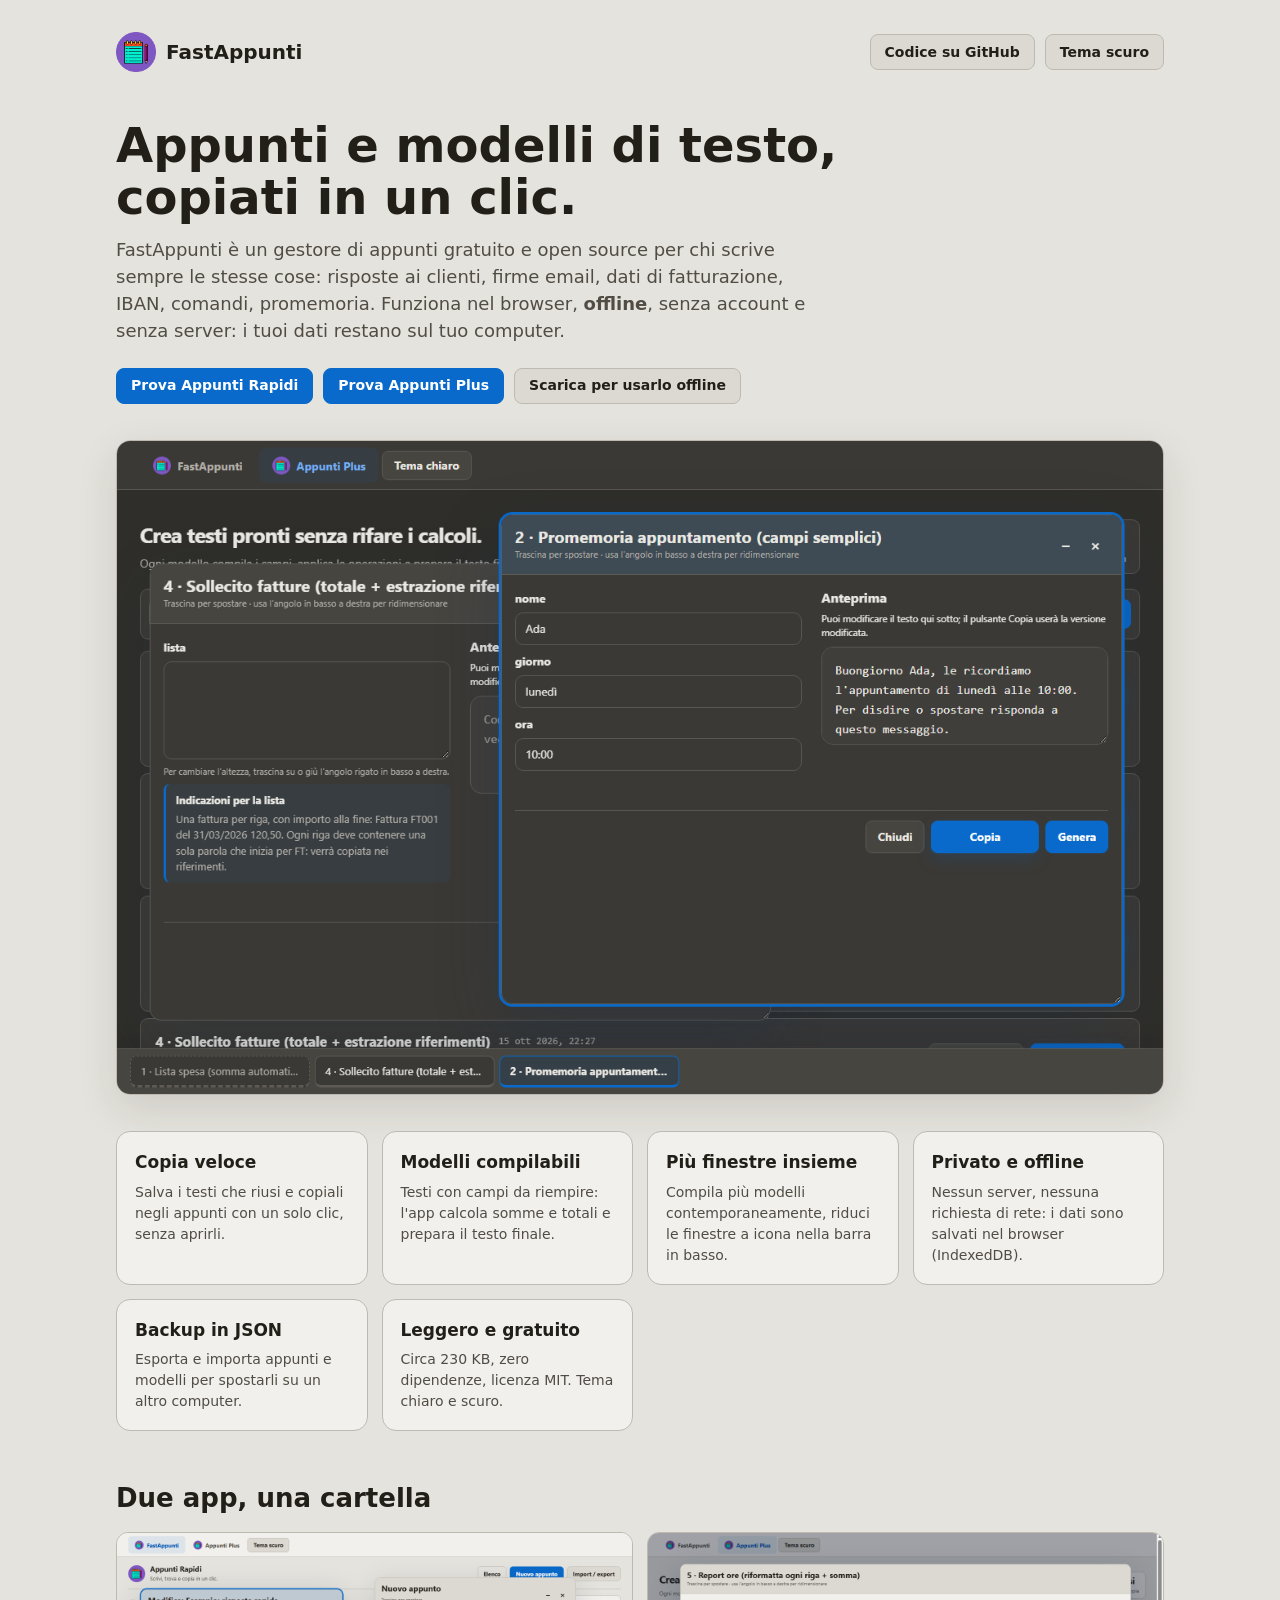
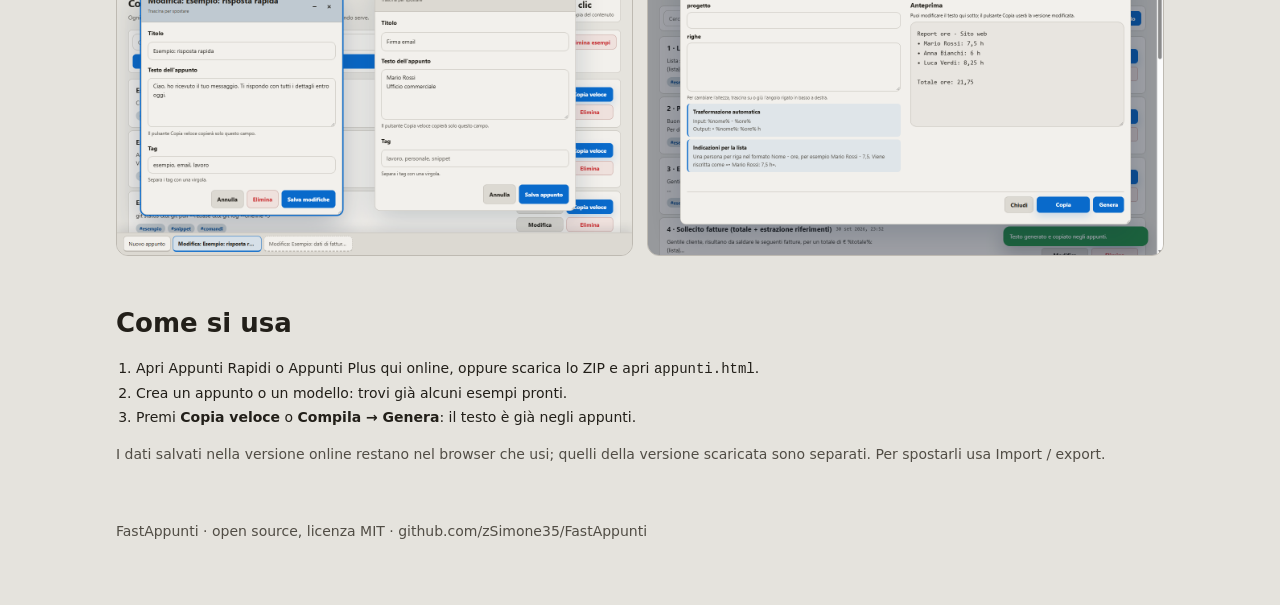
<file: index.html>
<!doctype html>
<html lang="it">
<head>
  <meta charset="utf-8" />
  <meta name="viewport" content="width=device-width, initial-scale=1" />
  <title>FastAppunti – Gestore di appunti e modelli di testo gratuito nel browser</title>
  <meta name="description" content="FastAppunti è un gestore di appunti e modelli di testo gratuito e open source: salva i testi che scrivi spesso e copiali in un clic, compila modelli con calcoli automatici. Funziona nel browser, offline, senza account né server." />
  <link rel="canonical" href="https://zsimone35.github.io/FastAppunti/" />
  <meta property="og:type" content="website" />
  <meta property="og:site_name" content="FastAppunti" />
  <meta property="og:title" content="FastAppunti – Appunti e modelli di testo, copiati in un clic" />
  <meta property="og:description" content="Gestore di appunti e modelli di testo gratuito: funziona nel browser, offline, senza account. I tuoi dati restano sul tuo computer." />
  <meta property="og:url" content="https://zsimone35.github.io/FastAppunti/" />
  <meta property="og:image" content="https://zsimone35.github.io/FastAppunti/docs/img/plus-windows.png" />
  <meta name="twitter:card" content="summary_large_image" />
  <link rel="icon" type="image/png" href="fastappunti-icon.png" />
  <script src="theme.js?v=2.7"></script>
  <link rel="stylesheet" href="styles.css?v=2.7" />
  <script type="application/ld+json">
  {
    "@context": "https://schema.org",
    "@type": "SoftwareApplication",
    "name": "FastAppunti",
    "applicationCategory": "UtilitiesApplication",
    "operatingSystem": "Browser (Windows, macOS, Linux)",
    "inLanguage": "it",
    "description": "Gestore di appunti e modelli di testo che funziona nel browser, offline e senza account.",
    "url": "https://zsimone35.github.io/FastAppunti/",
    "image": "https://zsimone35.github.io/FastAppunti/docs/img/plus-windows.png",
    "license": "https://opensource.org/licenses/MIT",
    "offers": { "@type": "Offer", "price": "0", "priceCurrency": "EUR" }
  }
  </script>
  <style>
    .landing { max-width: 1080px; margin: 0 auto; padding: 32px 16px 64px; }
    .landing header { display: flex; align-items: center; justify-content: space-between; gap: 12px; flex-wrap: wrap; }
    .landing .logo { display: flex; align-items: center; gap: 10px; font-weight: 800; font-size: 20px; color: var(--fg); text-decoration: none; }
    .landing .logo img { width: 40px; height: 40px; }
    .landing h1 { margin: 48px 0 12px; font-size: clamp(30px, 5vw, 48px); line-height: 1.08; }
    .landing .lead { max-width: 720px; margin: 0 0 24px; color: var(--muted); font-size: 18px; line-height: 1.5; }
    .landing .cta { display: flex; gap: 10px; flex-wrap: wrap; }
    .landing .shot { display: block; width: 100%; height: auto; margin: 36px 0; border: 1px solid var(--border); border-radius: 14px; box-shadow: var(--shadow); }
    .landing .grid { display: grid; grid-template-columns: repeat(auto-fit, minmax(240px, 1fr)); gap: 14px; }
    .landing .card { padding: 18px; border: 1px solid var(--border); border-radius: 14px; background: var(--surface); }
    .landing .card h3 { margin: 0 0 6px; font-size: 17px; }
    .landing .card p { margin: 0; color: var(--muted); line-height: 1.5; }
    .landing h2 { margin: 48px 0 14px; font-size: 26px; }
    .landing .pair { display: grid; grid-template-columns: repeat(auto-fit, minmax(300px, 1fr)); gap: 14px; }
    .landing .pair img { width: 100%; height: auto; border: 1px solid var(--border); border-radius: 12px; }
    .landing ol { line-height: 1.7; padding-left: 20px; }
    .landing footer { margin-top: 56px; color: var(--muted); font-size: 14px; }
    .landing footer a { color: inherit; }
  </style>
</head>
<body>
  <main class="landing">
    <header>
      <a class="logo" href="./"><img src="fastappunti-icon.png" alt="" /> FastAppunti</a>
      <div class="cta">
        <a class="btn" href="https://github.com/zSimone35/FastAppunti">Codice su GitHub</a>
        <button class="btn theme-toggle" type="button" data-toggle-theme>Tema scuro</button>
      </div>
    </header>

    <h1>Appunti e modelli di testo,<br />copiati in un clic.</h1>
    <p class="lead">FastAppunti è un gestore di appunti gratuito e open source per chi scrive sempre le stesse cose: risposte ai clienti, firme email, dati di fatturazione, IBAN, comandi, promemoria. Funziona nel browser, <strong>offline</strong>, senza account e senza server: i tuoi dati restano sul tuo computer.</p>
    <div class="cta">
      <a class="btn primary" href="appunti.html">Prova Appunti Rapidi</a>
      <a class="btn primary" href="appunti-plus.html">Prova Appunti Plus</a>
      <a class="btn" href="https://github.com/zSimone35/FastAppunti/releases/latest">Scarica per usarlo offline</a>
    </div>

    <img class="shot" src="docs/img/plus-windows.png" width="1280" height="800" alt="Appunti Plus: più modelli di testo aperti in finestre, con la barra delle finestre in basso" />

    <div class="grid">
      <div class="card"><h3>Copia veloce</h3><p>Salva i testi che riusi e copiali negli appunti con un solo clic, senza aprirli.</p></div>
      <div class="card"><h3>Modelli compilabili</h3><p>Testi con campi da riempire: l'app calcola somme e totali e prepara il testo finale.</p></div>
      <div class="card"><h3>Più finestre insieme</h3><p>Compila più modelli contemporaneamente, riduci le finestre a icona nella barra in basso.</p></div>
      <div class="card"><h3>Privato e offline</h3><p>Nessun server, nessuna richiesta di rete: i dati sono salvati nel browser (IndexedDB).</p></div>
      <div class="card"><h3>Backup in JSON</h3><p>Esporta e importa appunti e modelli per spostarli su un altro computer.</p></div>
      <div class="card"><h3>Leggero e gratuito</h3><p>Circa 230 KB, zero dipendenze, licenza MIT. Tema chiaro e scuro.</p></div>
    </div>

    <h2>Due app, una cartella</h2>
    <div class="pair">
      <img src="docs/img/notes-windows.png" width="1280" height="800" alt="Appunti Rapidi: modifica e creazione di appunti in finestre" loading="lazy" />
      <img src="docs/img/plus-run.png" width="1280" height="800" alt="Appunti Plus: compilazione di un modello con somma automatica" loading="lazy" />
    </div>

    <h2>Come si usa</h2>
    <ol>
      <li>Apri <a href="appunti.html">Appunti Rapidi</a> o <a href="appunti-plus.html">Appunti Plus</a> qui online, oppure <a href="https://github.com/zSimone35/FastAppunti/releases/latest">scarica lo ZIP</a> e apri <code>appunti.html</code>.</li>
      <li>Crea un appunto o un modello: trovi già alcuni esempi pronti.</li>
      <li>Premi <strong>Copia veloce</strong> o <strong>Compila → Genera</strong>: il testo è già negli appunti.</li>
    </ol>
    <p class="muted">I dati salvati nella versione online restano nel browser che usi; quelli della versione scaricata sono separati. Per spostarli usa Import / export.</p>

    <footer>FastAppunti · open source, licenza MIT · <a href="https://github.com/zSimone35/FastAppunti">github.com/zSimone35/FastAppunti</a></footer>
  </main>
</body>
</html>
</file>
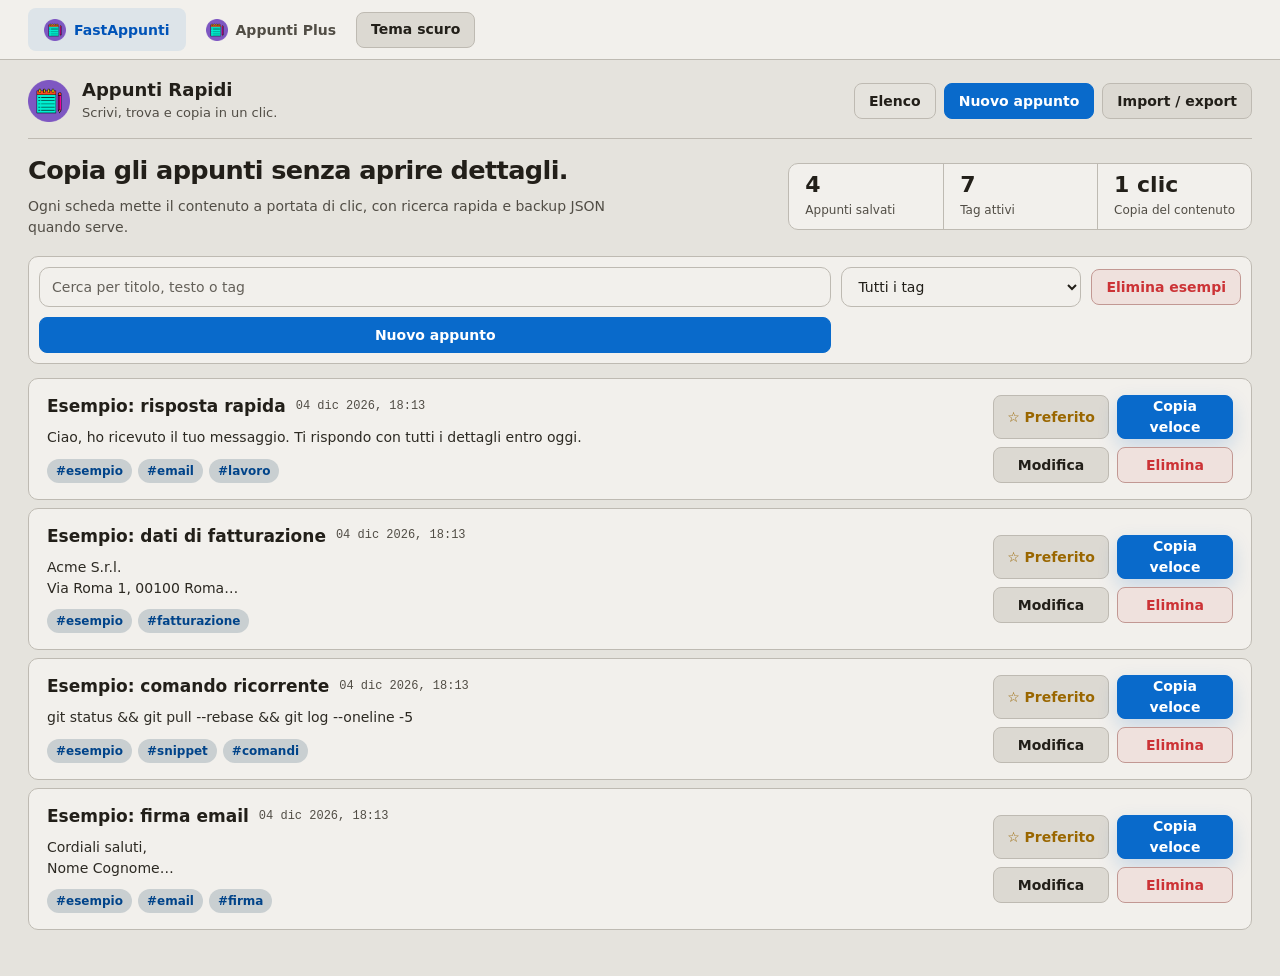
<file: Appunti Menager.html>
<!doctype html>
<html lang="it">
<head>
  <meta charset="utf-8" />
  <meta name="viewport" content="width=device-width, initial-scale=1" />
  <title>FastAppunti</title>
  <link rel="icon" type="image/png" href="fastappunti-icon.png" />
  <script src="theme.js?v=2.6"></script>
  <link rel="stylesheet" href="styles.css?v=2.6" />
</head>
<body data-default-view="list">
  <div class="app-shell">
    <nav class="workspace-tabs" aria-label="Cartella FastAppunti">
      <a class="workspace-tab active" href="Appunti Menager.html?view=list" data-workspace="notes" aria-current="page"><img class="workspace-icon" src="fastappunti-icon.png" alt="" /> FastAppunti</a>
      <a class="workspace-tab" href="Appunti Plus.html?view=tool" data-workspace="tool"><img class="workspace-icon" src="fastappunti-icon.png" alt="" /> Appunti Plus</a>
      <!-- Pannello rapido disattivato: togli i commenti per riattivarlo.
      <button class="quick-panel-top" type="button" data-open-quick-panel>Apri pannello rapido</button> -->
      <button class="btn theme-toggle" type="button" data-toggle-theme>Tema scuro</button>
    </nav>

    <header class="topbar">
      <a class="brand" href="?view=list" data-route="list" aria-label="Vai all'elenco appunti">
        <img class="brand-mark" src="fastappunti-icon.png" alt="" />
        <span>
          <h1>Appunti Rapidi</h1>
          <p>Scrivi, trova e copia in un clic.</p>
        </span>
      </a>
      <nav class="nav-actions" aria-label="Navigazione principale">
        <a class="btn ghost" href="?view=list" data-route="list">Elenco</a>
        <a class="btn primary" href="?view=new" data-route="new">Nuovo appunto</a>
        <a class="btn" href="?view=backup" data-route="backup">Import / export</a>
      </nav>
    </header>

    <main id="view"></main>
  </div>

  <div id="windowLayer"></div>
  <nav class="taskbar" id="taskbar" aria-label="Finestre aperte" hidden></nav>
  <div class="toast-stack" id="toastStack" aria-live="polite" aria-atomic="true"></div>
  <script src="app.js?v=2.6"></script>
</body>
</html>
</file>
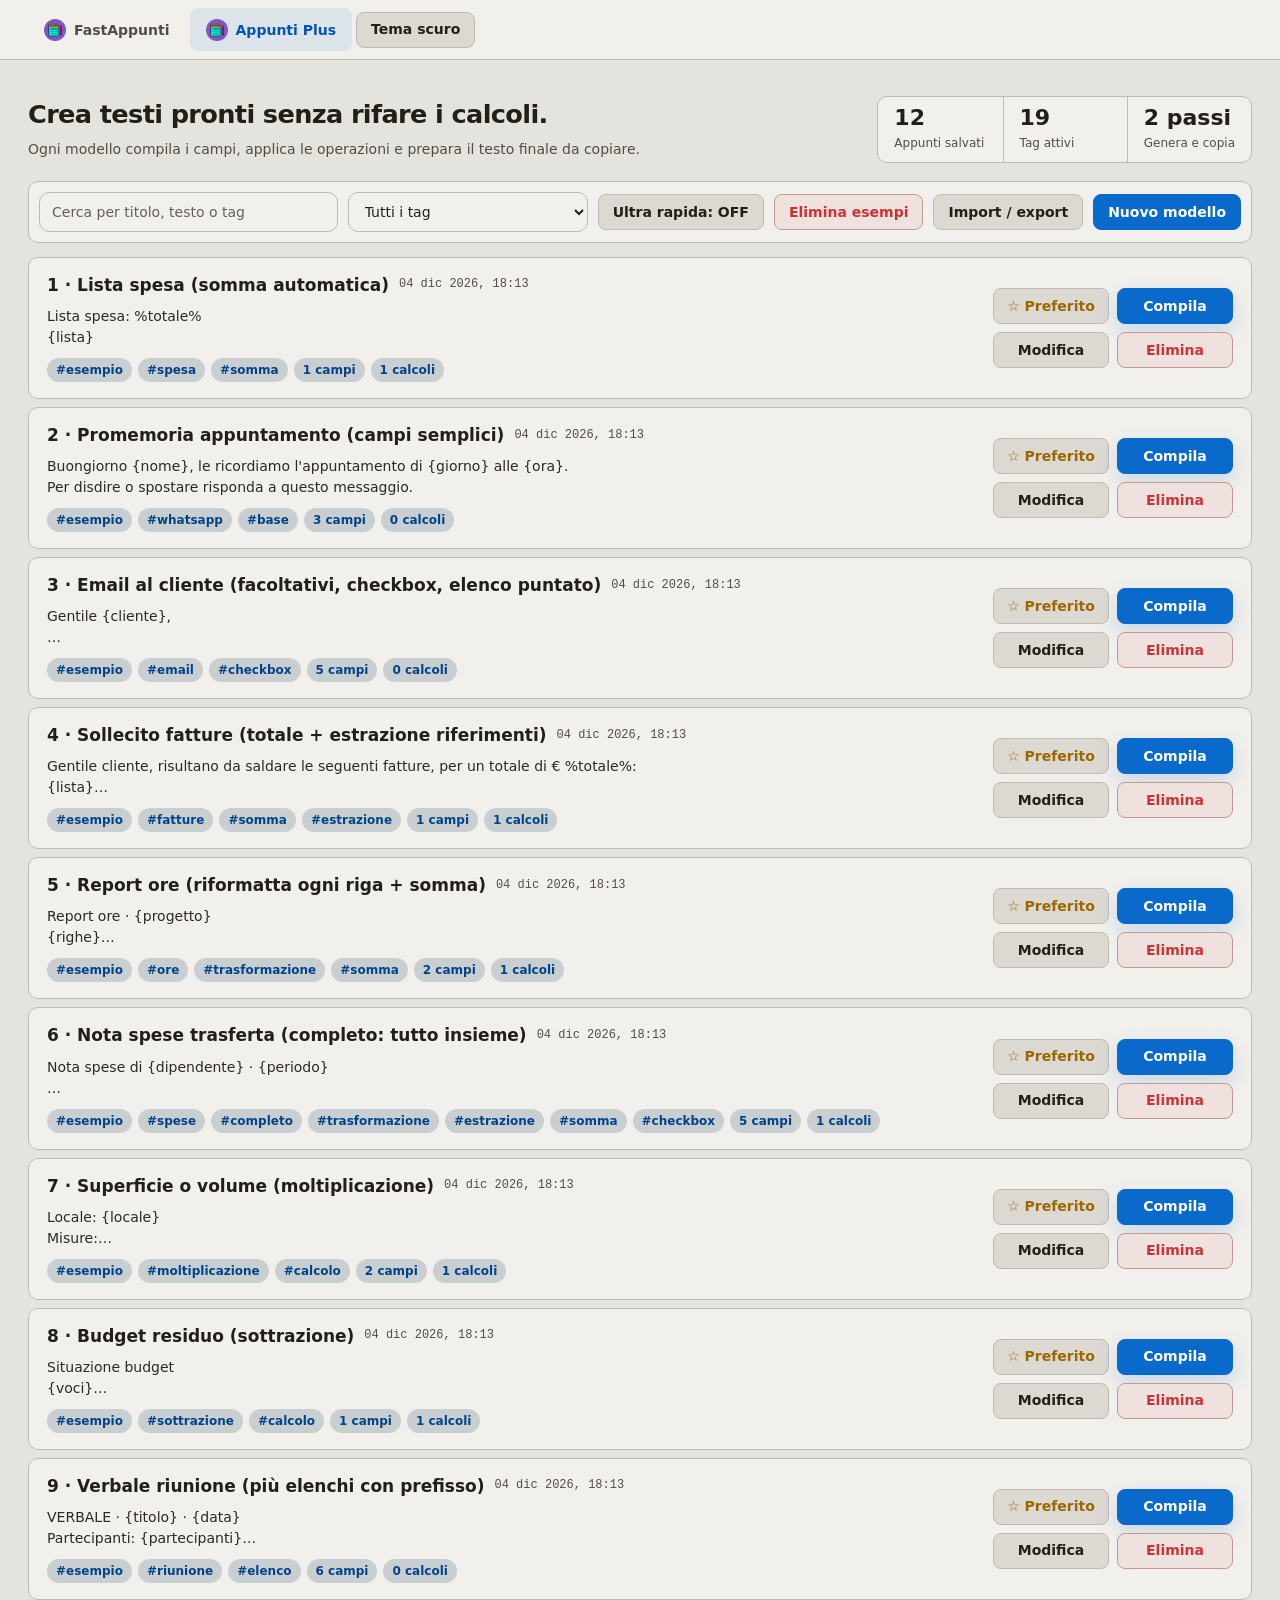
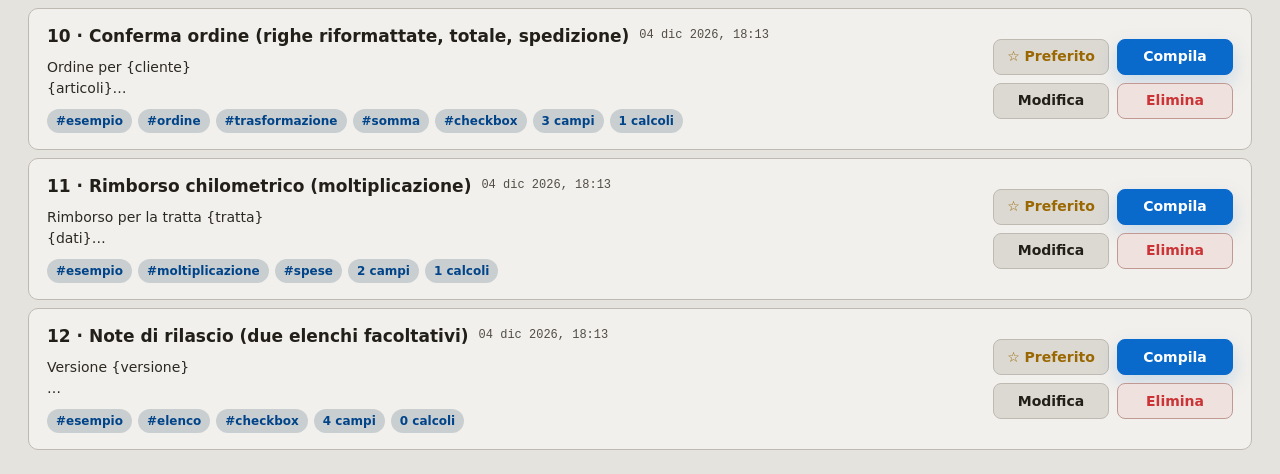
<file: appunti-plus.html>
<!doctype html>
<html lang="it">
<head>
  <meta charset="utf-8" />
  <meta name="viewport" content="width=device-width, initial-scale=1" />
  <title>Appunti Plus – Modelli di testo compilabili con calcoli</title>
  <meta name="description" content="Modelli di testo compilabili nel browser: inserisci i campi, l'app calcola totali e genera il testo pronto da copiare. Gratis, offline, senza account." />
  <link rel="canonical" href="https://zsimone35.github.io/FastAppunti/appunti-plus.html" />
  <meta property="og:type" content="website" />
  <meta property="og:site_name" content="FastAppunti" />
  <meta property="og:title" content="Appunti Plus – Modelli di testo compilabili con calcoli" />
  <meta property="og:description" content="Modelli di testo compilabili nel browser: inserisci i campi, l'app calcola totali e genera il testo pronto da copiare. Gratis, offline, senza account." />
  <meta property="og:url" content="https://zsimone35.github.io/FastAppunti/appunti-plus.html" />
  <meta property="og:image" content="https://zsimone35.github.io/FastAppunti/docs/img/plus-windows.png" />
  <meta name="twitter:card" content="summary_large_image" />
  <link rel="icon" type="image/png" href="fastappunti-icon.png" />
  <script src="theme.js?v=2.7"></script>
  <link rel="stylesheet" href="styles.css?v=2.7" />
</head>
<body class="tool-view" data-default-view="tool">
  <div class="app-shell">
    <nav class="workspace-tabs" aria-label="Cartella FastAppunti">
      <a class="workspace-tab" href="appunti.html?view=list" data-workspace="notes"><img class="workspace-icon" src="fastappunti-icon.png" alt="" /> FastAppunti</a>
      <a class="workspace-tab active" href="appunti-plus.html?view=tool" data-workspace="tool" aria-current="page"><img class="workspace-icon" src="fastappunti-icon.png" alt="" /> Appunti Plus</a>
      <!-- Pannello rapido disattivato: togli i commenti per riattivarlo.
      <button class="quick-panel-top" type="button" data-open-quick-panel>Apri pannello rapido</button> -->
      <button class="btn theme-toggle" type="button" data-toggle-theme>Tema scuro</button>
    </nav>
    <main id="view"></main>
  </div>

  <div id="windowLayer"></div>
  <nav class="taskbar" id="taskbar" aria-label="Finestre aperte" hidden></nav>
  <div class="toast-stack" id="toastStack" aria-live="polite" aria-atomic="true"></div>
  <script src="app.js?v=2.7"></script>
</body>
</html>
</file>
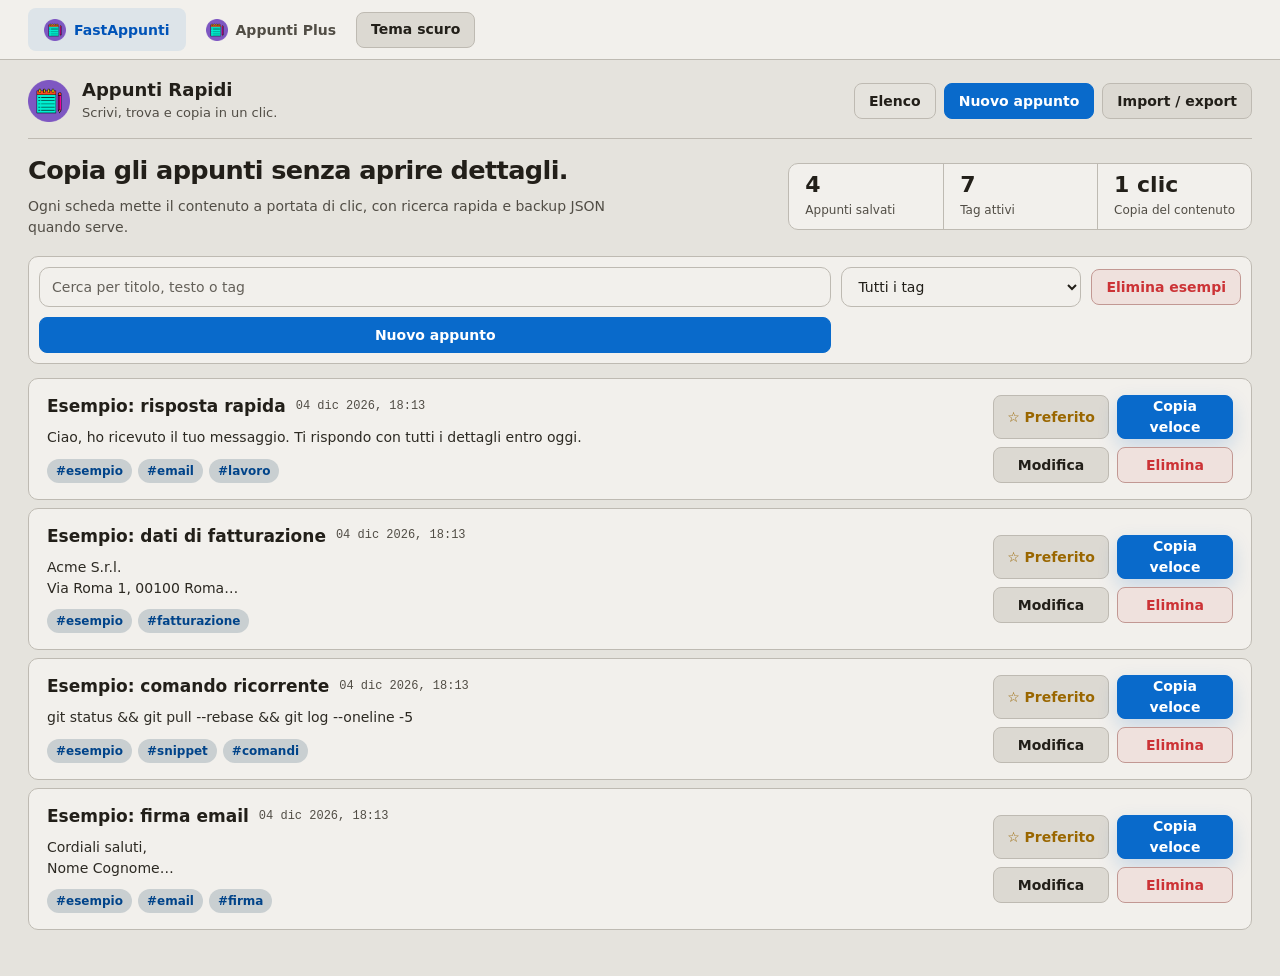
<file: appunti.html>
<!doctype html>
<html lang="it">
<head>
  <meta charset="utf-8" />
  <meta name="viewport" content="width=device-width, initial-scale=1" />
  <title>FastAppunti – Appunti rapidi da copiare in un clic</title>
  <meta name="description" content="Gestore di appunti gratuito nel browser: salva testi ricorrenti (risposte, firme, IBAN, comandi) e copiali in un clic. Nessun server, nessun account, funziona offline." />
  <link rel="canonical" href="https://zsimone35.github.io/FastAppunti/appunti.html" />
  <meta property="og:type" content="website" />
  <meta property="og:site_name" content="FastAppunti" />
  <meta property="og:title" content="FastAppunti – Appunti rapidi da copiare in un clic" />
  <meta property="og:description" content="Gestore di appunti gratuito nel browser: salva testi ricorrenti (risposte, firme, IBAN, comandi) e copiali in un clic. Nessun server, nessun account, funziona offline." />
  <meta property="og:url" content="https://zsimone35.github.io/FastAppunti/appunti.html" />
  <meta property="og:image" content="https://zsimone35.github.io/FastAppunti/docs/img/notes-windows.png" />
  <meta name="twitter:card" content="summary_large_image" />
  <link rel="icon" type="image/png" href="fastappunti-icon.png" />
  <script src="theme.js?v=2.7"></script>
  <link rel="stylesheet" href="styles.css?v=2.7" />
</head>
<body data-default-view="list">
  <div class="app-shell">
    <nav class="workspace-tabs" aria-label="Cartella FastAppunti">
      <a class="workspace-tab active" href="appunti.html?view=list" data-workspace="notes" aria-current="page"><img class="workspace-icon" src="fastappunti-icon.png" alt="" /> FastAppunti</a>
      <a class="workspace-tab" href="appunti-plus.html?view=tool" data-workspace="tool"><img class="workspace-icon" src="fastappunti-icon.png" alt="" /> Appunti Plus</a>
      <!-- Pannello rapido disattivato: togli i commenti per riattivarlo.
      <button class="quick-panel-top" type="button" data-open-quick-panel>Apri pannello rapido</button> -->
      <button class="btn theme-toggle" type="button" data-toggle-theme>Tema scuro</button>
    </nav>

    <header class="topbar">
      <a class="brand" href="?view=list" data-route="list" aria-label="Vai all'elenco appunti">
        <img class="brand-mark" src="fastappunti-icon.png" alt="" />
        <span>
          <h1>Appunti Rapidi</h1>
          <p>Scrivi, trova e copia in un clic.</p>
        </span>
      </a>
      <nav class="nav-actions" aria-label="Navigazione principale">
        <a class="btn ghost" href="?view=list" data-route="list">Elenco</a>
        <a class="btn primary" href="?view=new" data-route="new">Nuovo appunto</a>
        <a class="btn" href="?view=backup" data-route="backup">Import / export</a>
      </nav>
    </header>

    <main id="view"></main>
  </div>

  <div id="windowLayer"></div>
  <nav class="taskbar" id="taskbar" aria-label="Finestre aperte" hidden></nav>
  <div class="toast-stack" id="toastStack" aria-live="polite" aria-atomic="true"></div>
  <script src="app.js?v=2.7"></script>
</body>
</html>
</file>
<file: styles.css>
:root {
      color-scheme: light;
      --bg: oklch(91.5% 0.008 85);
      --surface: oklch(95.5% 0.006 85);
      --surface-soft: oklch(88.5% 0.01 85);
      --fg: oklch(24% 0.012 85);
      --muted: oklch(42% 0.014 85);
      --border: oklch(79% 0.012 85);
      --accent: oklch(53% 0.17 255);
      --accent-strong: oklch(46% 0.18 255);
      --success: oklch(57% 0.14 150);
      --danger: oklch(56% 0.19 25);
      --warning: oklch(70% 0.14 82);
      --shadow: 0 14px 40px rgba(40, 34, 24, 0.12);
      --radius: 10px;
      --font-display: -apple-system, BlinkMacSystemFont, "SF Pro Display", "Segoe UI", system-ui, sans-serif;
      --font-body: -apple-system, BlinkMacSystemFont, "SF Pro Text", "Segoe UI", system-ui, sans-serif;
      --font-mono: "SFMono-Regular", Consolas, "Liberation Mono", ui-monospace, monospace;
    }

    * { box-sizing: border-box; }
    html { scroll-behavior: smooth; }
    body {
      --page-bg: var(--bg);
      margin: 0;
      min-height: 100dvh;
      background: var(--page-bg);
      color: var(--fg);
      font: 14px/1.5 var(--font-body);
      -webkit-font-smoothing: antialiased;
      text-rendering: optimizeLegibility;
    }

    body.tool-view { --page-bg: var(--bg); }

    button, input, textarea, select {
      font: inherit;
    }

    button {
      border: 0;
      cursor: pointer;
    }

    a {
      color: inherit;
      text-decoration: none;
    }

    .app-shell {
      width: 100%;
      min-height: 100dvh;
      padding: 0 28px 24px;
    }

    .workspace-tabs {
      display: flex;
      gap: 4px;
      position: sticky;
      top: 0;
      z-index: 25;
      align-items: center;
      margin: 0 -28px 20px;
      padding: 8px 28px;
      border-bottom: 1px solid var(--border);
      background: var(--surface);
      overflow-x: auto;
    }

    .workspace-tab {
      display: inline-flex;
      align-items: center;
      gap: 8px;
      min-width: 0;
      padding: 10px 15px;
      border: 1px solid transparent;
      border-bottom: 0;
      border-radius: 8px;
      color: var(--muted);
      font-weight: 720;
      white-space: nowrap;
    }

    .workspace-tab:hover { color: var(--fg); background: color-mix(in srgb, var(--surface) 55%, transparent); }
    .workspace-tab.active {
      color: var(--accent-strong);
      background: color-mix(in srgb, var(--accent) 9%, var(--surface));
      border-color: transparent;
    }

    .workspace-icon { width: 22px; height: 22px; flex: 0 0 auto; object-fit: contain; }

    .quick-panel-top {
      align-self: center;
      min-height: 34px;
      margin: 0 8px 0 auto;
      padding: 0 12px;
      border: 1px solid var(--border);
      border-radius: 10px;
      color: var(--fg);
      background: var(--surface);
      font-weight: 750;
      white-space: nowrap;
    }

    .quick-panel-top:hover { transform: translateY(-1px); }
    .quick-panel-top:focus-visible {
      outline: 3px solid color-mix(in srgb, var(--accent) 28%, transparent);
      outline-offset: 2px;
    }

    .topbar {
      position: relative;
      top: 0;
      z-index: 20;
      display: flex;
      align-items: center;
      justify-content: space-between;
      gap: 16px;
      padding: 0 0 16px;
      border-bottom: 1px solid var(--border);
    }

    .brand {
      display: flex;
      align-items: center;
      gap: 12px;
      min-width: 0;
    }

    .brand-mark {
      width: 42px;
      height: 42px;
      flex: 0 0 auto;
      object-fit: contain;
    }

    .brand h1 {
      margin: 0;
      font: 740 18px/1.1 var(--font-display);
      letter-spacing: 0;
    }

    .brand p {
      margin: 3px 0 0;
      color: var(--muted);
      font-size: 13px;
      white-space: nowrap;
    }

    .nav-actions {
      display: flex;
      gap: 8px;
      align-items: center;
      flex-wrap: wrap;
      justify-content: flex-end;
    }

    .btn {
      min-height: 36px;
      display: inline-flex;
      align-items: center;
      justify-content: center;
      gap: 8px;
      padding: 0 14px;
      border-radius: 8px;
      color: var(--fg);
      background: var(--surface-soft);
      border: 1px solid var(--border);
      font-weight: 700;
      transition: transform 0.16s ease, background 0.16s ease, border-color 0.16s ease, color 0.16s ease;
    }

    .btn:hover { transform: translateY(-1px); border-color: color-mix(in srgb, var(--accent) 40%, var(--border)); }
    .btn:active { transform: translateY(0) scale(0.98); }
    .btn:disabled {
      opacity: 0.48;
      cursor: not-allowed;
      box-shadow: none;
      transform: none;
    }
    .btn:focus-visible, .field:focus-visible {
      outline: 3px solid color-mix(in srgb, var(--accent) 28%, transparent);
      outline-offset: 2px;
    }

    .btn.primary {
      background: var(--accent);
      border-color: var(--accent);
      color: white;
    }

    .btn.ghost { background: transparent; }
    .btn.danger {
      color: var(--danger);
      background: color-mix(in srgb, var(--danger) 8%, var(--surface));
      border-color: color-mix(in srgb, var(--danger) 25%, var(--border));
    }

    .btn.favorite { color: #9a6700; }
    .btn.favorite.active {
      color: #6f4b00;
      border-color: color-mix(in srgb, #f5b301 55%, var(--border));
      background: color-mix(in srgb, #f5b301 20%, var(--surface));
    }

    .btn.copy {
      min-width: 132px;
      background: var(--accent);
      border-color: var(--accent);
      color: white;
      box-shadow: 0 8px 20px color-mix(in srgb, var(--accent) 18%, transparent);
    }

    .btn.copy.copied {
      background: var(--success);
      border-color: var(--success);
      box-shadow: 0 12px 28px color-mix(in srgb, var(--success) 28%, transparent);
    }

    main#view {
      padding-top: 16px;
      animation: viewIn 0.24s ease both;
    }

    main.is-leaving {
      animation: viewOut 0.18s ease both;
    }

    @keyframes viewIn {
      from { opacity: 0; transform: translateY(10px); }
      to { opacity: 1; transform: translateY(0); }
    }

    @keyframes viewOut {
      from { opacity: 1; transform: translateY(0); }
      to { opacity: 0; transform: translateY(6px); }
    }

    .hero {
      display: grid;
      grid-template-columns: minmax(0, 1fr) auto;
      gap: 24px;
      align-items: center;
      margin-bottom: 18px;
    }

    .hero h2 {
      margin: 0;
      max-width: 680px;
      font: 700 clamp(22px, 2vw, 30px)/1.2 var(--font-display);
      letter-spacing: -0.025em;
      text-wrap: balance;
    }

    .hero p {
      margin: 10px 0 0;
      max-width: 620px;
      color: var(--muted);
      font-size: 14px;
    }

    .stats {
      display: grid;
      grid-template-columns: repeat(3, minmax(110px, 1fr));
      gap: 0;
      min-width: min(100%, 320px);
      overflow: hidden;
      border: 1px solid var(--border);
      border-radius: var(--radius);
      background: var(--surface);
    }

    .stat {
      padding: 10px 16px;
      border-left: 1px solid var(--border);
      background: transparent;
    }
    .stat:first-child { border-left: 0; }

    .stat b {
      display: block;
      font: 760 22px/1 var(--font-display);
      font-variant-numeric: tabular-nums;
    }

    .stat span {
      display: block;
      margin-top: 5px;
      color: var(--muted);
      font-size: 12px;
    }

    .toolbar {
      display: grid;
      grid-template-columns: minmax(220px, 1fr) minmax(160px, 240px) auto;
      gap: 10px;
      margin: 18px 0 14px;
      padding: 10px;
      border: 1px solid var(--border);
      border-radius: var(--radius);
      background: var(--surface);
      align-items: center;
    }

    .field {
      width: 100%;
      min-height: 40px;
      padding: 8px 12px;
      border: 1px solid var(--border);
      border-radius: 10px;
      background: var(--surface);
      color: var(--fg);
      transition: border-color 0.16s ease, box-shadow 0.16s ease;
    }
    .field::placeholder { color: color-mix(in srgb, var(--muted) 88%, var(--surface)); opacity: 1; }

    textarea.field {
      min-height: 220px;
      resize: vertical;
      line-height: 1.6;
    }

    .panel {
      border: 1px solid var(--border);
      border-radius: 10px;
      background: var(--surface);
      box-shadow: 0 8px 24px rgba(27, 48, 76, 0.05);
    }

    .empty-state {
      padding: 54px 26px;
      text-align: center;
    }

    .empty-state h3 {
      margin: 0;
      font: 760 24px/1.1 var(--font-display);
    }

    .empty-state p {
      margin: 10px auto 22px;
      max-width: 520px;
      color: var(--muted);
    }

    .notes-list {
      display: grid;
      gap: 8px;
    }

    .note-card {
      position: relative;
      display: grid;
      grid-template-columns: minmax(0, 1fr) auto;
      gap: 18px;
      align-items: stretch;
      padding: 16px 18px;
      border: 1px solid var(--border);
      border-radius: 10px;
      background: var(--surface);
      box-shadow: none;
      cursor: pointer;
      transition: border-color 0.16s ease, transform 0.16s ease, box-shadow 0.16s ease;
    }

    .note-card:hover {
      transform: translateY(-1px);
      border-color: color-mix(in srgb, var(--accent) 26%, var(--border));
      box-shadow: 0 10px 24px rgba(27, 48, 76, 0.08);
    }

    .note-card[draggable="true"] { cursor: grab; }
    .note-card.dragging { opacity: 0.45; cursor: grabbing; }

    .note-card.copied {
      border-color: color-mix(in srgb, var(--success) 46%, var(--border));
      box-shadow: 0 18px 42px color-mix(in srgb, var(--success) 20%, transparent);
      animation: copiedPulse 0.42s ease both;
    }

    .note-card.copied::after {
      content: "Copiato";
      position: absolute;
      top: 14px;
      right: 14px;
      padding: 6px 10px;
      border-radius: 999px;
      background: var(--success);
      color: white;
      font-size: 12px;
      font-weight: 800;
      box-shadow: 0 10px 24px color-mix(in srgb, var(--success) 24%, transparent);
      animation: copiedBadge 0.9s ease both;
      pointer-events: none;
    }

    @keyframes copiedPulse {
      0% { transform: translateY(-1px) scale(1); }
      45% { transform: translateY(-2px) scale(1.012); }
      100% { transform: translateY(-1px) scale(1); }
    }

    @keyframes copiedBadge {
      0% { opacity: 0; transform: translateY(-4px) scale(0.96); }
      20%, 75% { opacity: 1; transform: translateY(0) scale(1); }
      100% { opacity: 0; transform: translateY(-4px) scale(0.98); }
    }

    .note-content {
      min-width: 0;
      display: grid;
      gap: 10px;
    }

    .note-title-row {
      display: flex;
      align-items: center;
      gap: 10px;
      min-width: 0;
    }

    .note-title {
      margin: 0;
      font: 700 17px/1.3 var(--font-display);
      overflow: hidden;
      text-overflow: ellipsis;
      white-space: nowrap;
    }

    .note-date {
      color: var(--muted);
      font: 12px/1.1 var(--font-mono);
      white-space: nowrap;
    }

    .note-preview {
      margin: 0;
      color: color-mix(in srgb, var(--fg) 78%, var(--muted));
      display: -webkit-box;
      -webkit-line-clamp: 2;
      -webkit-box-orient: vertical;
      overflow: hidden;
      white-space: pre-wrap;
    }

    .tags {
      display: flex;
      gap: 6px;
      flex-wrap: wrap;
    }

    .tag {
      display: inline-flex;
      align-items: center;
      min-height: 24px;
      padding: 0 9px;
      border-radius: 999px;
      background: color-mix(in srgb, var(--accent) 9%, var(--surface-soft));
      color: color-mix(in srgb, var(--accent-strong) 70%, var(--fg));
      font-size: 12px;
      font-weight: 750;
    }

    .note-actions {
      display: grid;
      grid-template-columns: repeat(2, minmax(0, 1fr));
      gap: 8px;
      align-content: center;
      width: 240px;
    }

    .note-actions .btn { min-width: 0; padding-inline: 10px; }

    .form-grid {
      display: grid;
      gap: 16px;
      padding: 22px;
    }

    .form-row {
      display: grid;
      gap: 7px;
    }

    .form-row label {
      font-weight: 760;
      color: var(--fg);
    }

    .form-row small {
      color: var(--muted);
    }

    .form-actions {
      display: flex;
      justify-content: flex-end;
      gap: 10px;
      flex-wrap: wrap;
      border-top: 1px solid var(--border);
      padding-top: 18px;
    }

    .backup-grid {
      display: grid;
      grid-template-columns: repeat(2, minmax(0, 1fr));
      gap: 16px;
    }

    .backup-card {
      padding: 22px;
    }

    .backup-card h3 {
      margin: 0 0 8px;
      font: 760 24px/1.1 var(--font-display);
    }

    .backup-card p {
      margin: 0 0 18px;
      color: var(--muted);
    }

    .toast-stack {
      position: fixed;
      right: 22px;
      bottom: 22px;
      z-index: 80;
      display: grid;
      gap: 10px;
      width: min(360px, calc(100vw - 32px));
    }

    .toast {
      padding: 14px 16px;
      border-radius: 16px;
      background: color-mix(in srgb, var(--fg) 92%, black);
      color: white;
      box-shadow: 0 18px 44px rgba(15, 23, 42, 0.25);
      animation: toastIn 0.2s ease both;
    }

    @keyframes toastIn {
      from { opacity: 0; transform: translateY(8px); }
      to { opacity: 1; transform: translateY(0); }
    }

    .load-more {
      display: flex;
      justify-content: center;
      padding: 18px 0 4px;
    }

    .plus-actions, .placeholder-tools {
      display: flex;
      gap: 10px;
      flex-wrap: wrap;
      align-items: center;
    }

    .plus-ultra-status {
      margin: -8px 0 18px;
      padding: 12px 14px;
      border: 1px solid var(--border);
      border-radius: 14px;
      background: var(--surface-soft);
      font-weight: 700;
    }

    .plus-ultra-status[hidden] { display: none; }
    .plus-ultra-status.success { color: var(--success); }
    .plus-ultra-status.error { color: var(--danger); }

    .placeholder-builder, .placeholder-config, .preview-panel {
      padding: 16px;
      border: 1px solid var(--border);
      border-radius: var(--radius);
      background: color-mix(in srgb, var(--surface-soft) 70%, var(--surface));
    }

    .placeholder-builder[hidden], .error-summary[hidden], .warning-box[hidden], [data-line-prefix-row][hidden], [data-multiline-instructions-row][hidden], [data-multiline-transform-row][hidden] { display: none; }
    .placeholder-configs { display: grid; gap: 10px; }
    .placeholder-config { padding: 0; }
    .placeholder-config header { display: flex; justify-content: space-between; gap: 12px; align-items: center; }
    .placeholder-config code { font: 700 14px/1.2 var(--font-mono); }

    .field[aria-invalid="true"] {
      border-color: var(--danger);
      box-shadow: 0 0 0 3px color-mix(in srgb, var(--danger) 14%, transparent);
    }

    .field-error { min-height: 0; color: var(--danger); font-size: 13px; font-weight: 700; }
    .field-error:empty { display: none; }

    .error-summary, .warning-box {
      padding: 14px 16px;
      border-radius: var(--radius);
    }

    .error-summary {
      color: var(--danger);
      border: 1px solid color-mix(in srgb, var(--danger) 35%, var(--border));
      background: color-mix(in srgb, var(--danger) 8%, var(--surface));
    }

    .error-summary ul, .warning-box ul { margin: 8px 0 0; padding-left: 20px; }
    .error-summary button { padding: 0; color: inherit; background: none; text-align: left; text-decoration: underline; }

    .warning-box {
      color: color-mix(in srgb, var(--warning) 55%, var(--fg));
      border: 1px solid color-mix(in srgb, var(--warning) 45%, var(--border));
      background: color-mix(in srgb, var(--warning) 12%, var(--surface));
    }

    .preview-panel { display: grid; gap: 14px; align-content: start; }
    .preview-panel h3 { margin: 0; font: 760 24px/1.1 var(--font-display); }
    .plus-preview { min-height: 220px; margin: 0; padding: 16px; overflow-wrap: anywhere; white-space: pre-wrap; border-radius: 14px; background: var(--surface); font: 15px/1.6 var(--font-mono); }
    .plus-preview.invalid { color: var(--muted); }
    body.tool-view .topbar { display: none; }

    body.quick-panel-body {
      min-width: 280px;
      overflow: hidden;
      background: var(--page-bg);
    }

    body.quick-panel-body.plus-active { --page-bg: var(--bg); }

    .quick-panel-shell {
      display: flex;
      flex-direction: column;
      height: 100vh;
      padding: 10px;
      gap: 8px;
    }

    .quick-panel-header {
      display: flex;
      align-items: center;
      gap: 8px;
      padding: 8px;
      border: 1px solid var(--border);
      border-radius: 14px;
      background: color-mix(in srgb, var(--surface) 90%, transparent);
    }

    .quick-panel-header img { width: 34px; height: 34px; object-fit: contain; }
    .quick-panel-heading { min-width: 0; flex: 1; }
    .quick-panel-heading strong, .quick-panel-heading small { display: block; }
    .quick-panel-heading strong { font: 780 15px/1.1 var(--font-display); }
    .quick-panel-heading small { margin-top: 3px; color: var(--muted); font-size: 10px; }

    .quick-panel-tabs {
      display: grid;
      grid-template-columns: repeat(2, minmax(0, 1fr));
      gap: 6px;
    }

    .quick-panel-tab {
      min-height: 38px;
      padding: 0 10px;
      border: 1px solid var(--border);
      border-radius: 12px;
      color: var(--muted);
      background: var(--surface-soft);
      font-weight: 760;
    }

    .quick-panel-tab.active {
      color: white;
      border-color: var(--accent);
      background: var(--accent);
    }

    .quick-panel-search .field { min-height: 40px; padding-block: 8px; }

    .quick-panel-list {
      min-height: 0;
      flex: 1;
      display: grid;
      align-content: start;
      gap: 8px;
      overflow-y: auto;
      padding-right: 2px;
    }

    .quick-card {
      display: grid;
      gap: 7px;
      padding: 11px;
      border: 1px solid var(--border);
      border-radius: 14px;
      background: var(--surface);
      box-shadow: 0 7px 20px rgba(15, 23, 42, 0.05);
    }

    .quick-card h2 { margin: 0; font: 760 15px/1.2 var(--font-display); }
    .quick-card p {
      margin: 0;
      color: var(--muted);
      font-size: 12px;
      white-space: pre-wrap;
      display: -webkit-box;
      -webkit-line-clamp: 2;
      -webkit-box-orient: vertical;
      overflow: hidden;
    }

    .quick-card .tags { gap: 4px; }
    .quick-card .tag { min-height: 20px; padding-inline: 7px; font-size: 10px; }
    .quick-card-actions { display: flex; gap: 6px; }
    .quick-card-actions .btn { min-height: 34px; flex: 1; padding-inline: 9px; font-size: 12px; }

    .quick-panel-empty {
      padding: 28px 12px;
      border: 1px dashed var(--border);
      border-radius: 14px;
      color: var(--muted);
      text-align: center;
    }

    .quick-panel-status {
      min-height: 24px;
      padding: 5px 8px;
      border-radius: 9px;
      color: var(--muted);
      font-size: 14px;
      font-weight: 800;
      text-align: center;
    }

    .quick-panel-status.error { color: var(--danger); background: color-mix(in srgb, var(--danger) 10%, var(--surface)); }
    .quick-panel-status.success { color: var(--success); background: color-mix(in srgb, var(--success) 10%, var(--surface)); }

    .quick-panel-note {
      color: var(--muted);
      font-size: 9px;
      line-height: 1.25;
      text-align: center;
    }

    .quick-dialog {
      width: calc(100% - 18px);
      max-width: 500px;
      max-height: calc(100vh - 18px);
      padding: 0;
      border: 1px solid var(--border);
      border-radius: 14px;
      color: var(--fg);
      background: var(--surface);
      box-shadow: 0 24px 70px rgba(27, 48, 76, 0.2);
    }

    .quick-dialog::backdrop { background: rgba(15, 23, 42, 0.36); }
    .quick-dialog-form { display: grid; gap: 14px; max-height: calc(100vh - 20px); padding: 16px; overflow-y: auto; }
    .quick-dialog-form h2 { margin: 0; font: 780 20px/1.1 var(--font-display); }
    .quick-dialog-form textarea.field { min-height: 120px; }
    .quick-dialog-actions { display: flex; gap: 8px; justify-content: flex-end; }
    .quick-dialog-actions .btn { min-height: 36px; }
    .quick-panel-body .quick-dialog-actions { display: grid; grid-template-columns: repeat(2, minmax(0, 1fr)); }
    .quick-panel-body .quick-dialog-actions .btn { min-width: 0; padding-inline: 8px; }
    .quick-plus-fields { display: grid; gap: 9px; }
    .quick-plus-preview { min-height: 110px; max-height: 190px; overflow: auto; margin: 0; }
    .quick-plus-errors { color: var(--danger); font-size: 11px; font-weight: 700; white-space: pre-wrap; }
    .plus-run-dialog {
      width: min(1120px, calc(100vw - 48px));
      min-width: min(340px, calc(100vw - 24px));
      min-height: 280px;
      max-width: calc(100vw - 12px);
      max-height: calc(100vh - 12px);
      resize: both;
      overflow: hidden;
    }
    .plus-run-dialog .quick-dialog-form {
      height: 100%;
      box-sizing: border-box;
      align-content: start;
      grid-auto-rows: max-content;
    }
    .plus-dialog-titlebar {
      display: grid;
      gap: 3px;
      margin: -16px -16px 2px;
      padding: 15px 16px;
      border-bottom: 1px solid var(--border);
      background: var(--surface-soft);
      cursor: move;
      touch-action: none;
      user-select: none;
    }
    .plus-dialog-titlebar small { color: var(--muted); font-size: 11px; }
    .plus-run-dialog.moving, .plus-run-dialog.moving .plus-dialog-titlebar { cursor: grabbing; }
    .app-window { position: fixed; inset: auto; margin: 0; }
    .app-window.moving, .app-window.moving .window-titlebar { cursor: grabbing; }
    .app-window.is-active {
      outline: 3px solid var(--accent);
      outline-offset: 0;
      box-shadow: 0 28px 80px rgba(27, 48, 76, 0.32);
    }
    .app-window.is-active .window-titlebar { background: color-mix(in srgb, var(--accent) 14%, var(--surface-soft)); }
    .note-window { resize: both; overflow: hidden; min-width: min(320px, calc(100vw - 24px)); }
    .note-window .quick-dialog-form { height: 100%; box-sizing: border-box; }
    .note-window .window-titlebar { grid-area: auto; }
    .window-titlebar { grid-template-columns: minmax(0, 1fr) auto; }
    .window-titlebar > :is(h2, small) { grid-column: 1; overflow: hidden; text-overflow: ellipsis; white-space: nowrap; }
    .window-controls { grid-column: 2; grid-row: 1 / span 2; display: flex; gap: 4px; align-self: center; }
    .window-control {
      width: 32px;
      height: 32px;
      border: 1px solid transparent;
      border-radius: 8px;
      color: var(--fg);
      background: transparent;
      font: 700 18px/1 var(--font-display, inherit);
      cursor: pointer;
    }
    .window-control:hover { border-color: var(--border); background: var(--surface); }
    .window-control.close:hover { color: white; background: var(--danger); }
    .taskbar {
      position: fixed;
      inset: auto 0 0 0;
      z-index: 100000;
      display: flex;
      gap: 6px;
      padding: 8px 16px;
      overflow-x: auto;
      border-top: 1px solid var(--border);
      background: var(--surface-soft);
      box-shadow: 0 -8px 24px rgba(15, 23, 42, 0.12);
    }
    .taskbar-item {
      flex: 0 0 auto;
      max-width: 220px;
      padding: 8px 12px;
      overflow: hidden;
      border: 1px solid var(--border);
      border-bottom-width: 3px;
      border-radius: 8px;
      color: var(--fg);
      background: var(--surface);
      font: inherit;
      font-size: 13px;
      text-overflow: ellipsis;
      white-space: nowrap;
      cursor: pointer;
    }
    .taskbar-item.minimized { color: var(--muted); border-style: dashed; }
    .taskbar-item.active { border-color: var(--accent); background: color-mix(in srgb, var(--accent) 12%, var(--surface)); font-weight: 700; }
    .toast-stack { z-index: 100001; }
    body:has(#taskbar:not([hidden])) { padding-bottom: 60px; }
    body:has(#taskbar:not([hidden])) .toast-stack { bottom: 76px; }
    body:has(#taskbar:not([hidden])) .app-window { max-height: calc(100vh - 72px); }
    .list-instructions {
      display: grid;
      gap: 3px;
      padding: 10px 12px;
      border-left: 3px solid var(--accent);
      border-radius: 8px;
      color: var(--muted);
      background: color-mix(in srgb, var(--accent) 8%, var(--surface));
      font-size: 13px;
      white-space: pre-wrap;
    }
    .list-instructions strong { color: var(--fg); }
    textarea.plus-list-instructions { min-height: 90px; }
    .multiline-transform {
      padding: 14px;
      border: 1px solid var(--border);
      border-radius: 10px;
      background: color-mix(in srgb, var(--accent) 5%, var(--surface));
    }
    .field-resize-hint { color: var(--muted); font-size: 11px; }
    .plus-dialog-result { display: grid; gap: 8px; }
    .plus-dialog-result[hidden] { display: none; }
    .plus-dialog-result h3 { margin: 0; font: 760 16px/1.2 var(--font-display); }
    textarea.plus-preview {
      width: 100%;
      min-height: 160px;
      max-height: none;
      border: 1px solid var(--border);
      background: color-mix(in srgb, var(--surface-soft) 45%, var(--surface));
      resize: vertical;
    }
    .plus-run-dialog .quick-dialog-actions {
      align-self: start;
      align-items: center;
      width: 100%;
      padding-top: 12px;
      border-top: 1px solid var(--border);
    }
    .plus-run-dialog .quick-dialog-actions .btn {
      min-height: 40px;
      height: 40px;
      max-height: 40px;
      flex: 0 0 auto;
    }

      :root[data-theme="dark"] {
        color-scheme: dark;
        --bg: oklch(30% 0.006 85);
        --surface: oklch(34.5% 0.007 85);
        --surface-soft: oklch(39% 0.008 85);
        --fg: oklch(93% 0.006 85);
        --muted: oklch(75% 0.01 85);
        --border: oklch(47% 0.01 85);
        --accent: oklch(53% 0.17 255);
        --accent-strong: oklch(74% 0.12 255);
        --danger: oklch(74% 0.14 25);
        --success: oklch(74% 0.12 150);
        --shadow: 0 16px 46px rgba(0, 0, 0, 0.22);
      }

    [hidden] { display: none !important; }
    .theme-toggle { flex-shrink: 0; background: var(--surface-soft); }
    .muted { color: var(--muted); }
    input[type="checkbox"] { width: 18px; height: 18px; accent-color: var(--accent); cursor: pointer; }
    :is(button, a, input, select, textarea, summary, [tabindex]):focus-visible {
      outline: 2px solid var(--accent-strong);
      outline-offset: 3px;
    }
    .check-row { display: flex; align-items: center; gap: 8px; }
    .form-row:has(> input[type="checkbox"]) { grid-template-columns: 20px 1fr; align-items: center; }
    .form-row > input[type="checkbox"] { grid-column: 1; grid-row: 1; margin: 0; }
    .form-row:has(> input[type="checkbox"]) > label { grid-column: 2; grid-row: 1; cursor: pointer; }
    .form-row:has(> input[type="checkbox"]) > :is(small, .field-error) { grid-column: 1 / -1; }
    .date-input { position: relative; display: flex; gap: 6px; }
    .date-input > .field { flex: 1; min-width: 0; }
    .date-picker-proxy { position: absolute; right: 0; bottom: 0; width: 1px; height: 1px; opacity: 0; pointer-events: none; border: 0; padding: 0; }
    .plus-editor {
      grid-template-columns: minmax(0, 2fr) minmax(320px, 1fr);
      grid-template-rows: auto minmax(0, 1fr) auto;
      grid-template-areas: "errors errors" "editor properties" "actions actions";
      height: calc(100dvh - 215px);
      min-height: 480px;
      gap: 0;
      padding: 0;
      overflow: hidden;
    }
    .plus-editor > .error-summary { grid-area: errors; max-height: 120px; overflow: auto; border-radius: 0; }
    .editor-main { grid-area: editor; display: flex; flex-direction: column; gap: 22px; padding: 24px; overflow-y: auto; min-width: 0; }
    .editor-meta { align-items: start; display: grid; grid-template-columns: 1fr 1fr; gap: 20px; }
    .editor-text { display: flex; flex-direction: column; flex: 1; }
    .editor-text textarea { flex: 1; min-height: 180px; font-family: var(--font-mono); resize: vertical; }
    .editor-sidebar { grid-area: properties; padding: 24px; border-left: 1px solid var(--border); overflow-y: auto; background: var(--surface-soft); }
    .editor-sidebar h3 { margin: 0; font-size: 16px; }
    .editor-sidebar > p { margin: 6px 0 18px; font-size: 13px; }
    .placeholder-config { background: var(--surface); overflow: hidden; }
    .placeholder-config > summary { padding: 14px; cursor: pointer; overflow-wrap: anywhere; }
    .placeholder-config > summary span { float: right; color: var(--muted); font-size: 12px; }
    .placeholder-config[open] { border-color: var(--accent); }
    .placeholder-config[open] > summary { border-bottom: 1px solid var(--border); background: color-mix(in srgb, var(--accent) 6%, var(--surface)); }
    .field-properties { display: grid; gap: 14px; padding: 16px; }
    .field-properties > small { color: var(--muted); }
    .field-properties textarea.field { min-height: 110px; }
    .advanced-options { border-top: 1px solid var(--border); padding-top: 12px; }
    .advanced-options > summary { cursor: pointer; color: var(--muted); }
    .advanced-options > .field-properties { padding: 14px 0 0; }
    .plus-editor > .form-actions { grid-area: actions; padding: 12px 24px; background: var(--surface); }
    .placeholder-builder { display: grid; gap: 14px; }
    .plus-run-dialog { container-type: inline-size; }
    .plus-run-dialog .quick-dialog-form {
      grid-template-columns: minmax(0, 1fr) minmax(0, 1fr);
      grid-template-areas: "title title" "fields result" "errors errors" "warnings warnings" "actions actions";
      gap: 16px 24px;
    }
    .plus-dialog-titlebar { grid-area: title; }
    [data-plus-run-fields] { grid-area: fields; align-content: start; }
    [data-plus-run-result] { grid-area: result; align-content: start; min-width: 0; }
    [data-plus-run-result] textarea { min-height: 260px; }
    [data-plus-run-errors] { grid-area: errors; }
    [data-plus-run-warnings] { grid-area: warnings; }
    .plus-run-dialog .quick-dialog-actions { grid-area: actions; position: sticky; bottom: -16px; background: var(--surface); padding-bottom: 12px; }
    :root[data-theme="dark"] .toast { background: var(--surface-soft); color: var(--fg); border: 1px solid var(--border); }
    :root[data-theme="dark"] .btn.favorite { color: #e6be62; }
    :root[data-theme="dark"] .btn.favorite.active { color: #f4d990; }
    .btn.copy.copied { color: #102a1d; }
    @container (max-width: 660px) {
      .plus-run-dialog .quick-dialog-form { grid-template-columns: 1fr; grid-template-areas: "title" "fields" "errors" "warnings" "result" "actions"; }
    }
    @media (max-width: 900px) {
      .plus-editor { height: auto; min-height: 0; grid-template-columns: 1fr; grid-template-rows: auto; grid-template-areas: "errors" "editor" "properties" "actions"; overflow: visible; }
      .editor-main, .editor-sidebar { padding: 18px; overflow: visible; }
      .editor-sidebar { border-left: 0; border-top: 1px solid var(--border); }
      .plus-editor > .form-actions { position: sticky; bottom: 0; z-index: 1; }
      .editor-text textarea { min-height: 300px; }
      .toolbar { grid-template-columns: minmax(180px, 1fr) auto; }
      .toolbar .plus-actions { grid-column: 1 / -1; }
    }
    @media (max-width: 520px) {
      .editor-meta { grid-template-columns: 1fr; gap: 12px; }
      .workspace-tabs { position: relative; }
      .topbar { flex-direction: column; }
    }

    @media (prefers-reduced-motion: reduce) {
      html { scroll-behavior: auto; }
      *, *::before, *::after {
        animation-duration: 0.01ms !important;
        animation-iteration-count: 1 !important;
        transition-duration: 0.01ms !important;
      }
    }

    .sr-only {
      position: absolute;
      width: 1px;
      height: 1px;
      padding: 0;
      margin: -1px;
      overflow: hidden;
      clip: rect(0, 0, 0, 0);
      white-space: nowrap;
      border: 0;
    }

    @media (max-width: 820px) {
      .app-shell { padding-inline: 16px; }
      .workspace-tabs { margin-inline: -16px; padding-inline: 16px; }
      .topbar { align-items: flex-start; border-radius: 18px; }
      .brand p { white-space: normal; }
      .nav-actions { width: 100%; }
      .nav-actions .btn { flex: 1 1 auto; }
      .hero { grid-template-columns: 1fr; align-items: start; }
      .stats { min-width: 0; }
      .toolbar { grid-template-columns: 1fr; }
      .note-card { grid-template-columns: 1fr; }
      .note-actions { width: 100%; grid-template-columns: repeat(2, minmax(0, 1fr)); }
      .note-actions .btn.copy { grid-column: 1 / -1; }
      .backup-grid { grid-template-columns: 1fr; }
    }

    @media (max-width: 520px) {
      .topbar { position: static; }
      .brand-mark { width: 38px; height: 38px; }
      .hero h2 { font-size: 34px; }
      .stats { grid-template-columns: 1fr; }
      .note-title-row { display: grid; gap: 6px; }
      .note-title { white-space: normal; }
      .note-actions { grid-template-columns: 1fr; }
      .form-actions .btn, .note-actions .btn { width: 100%; }
    }
</file>
